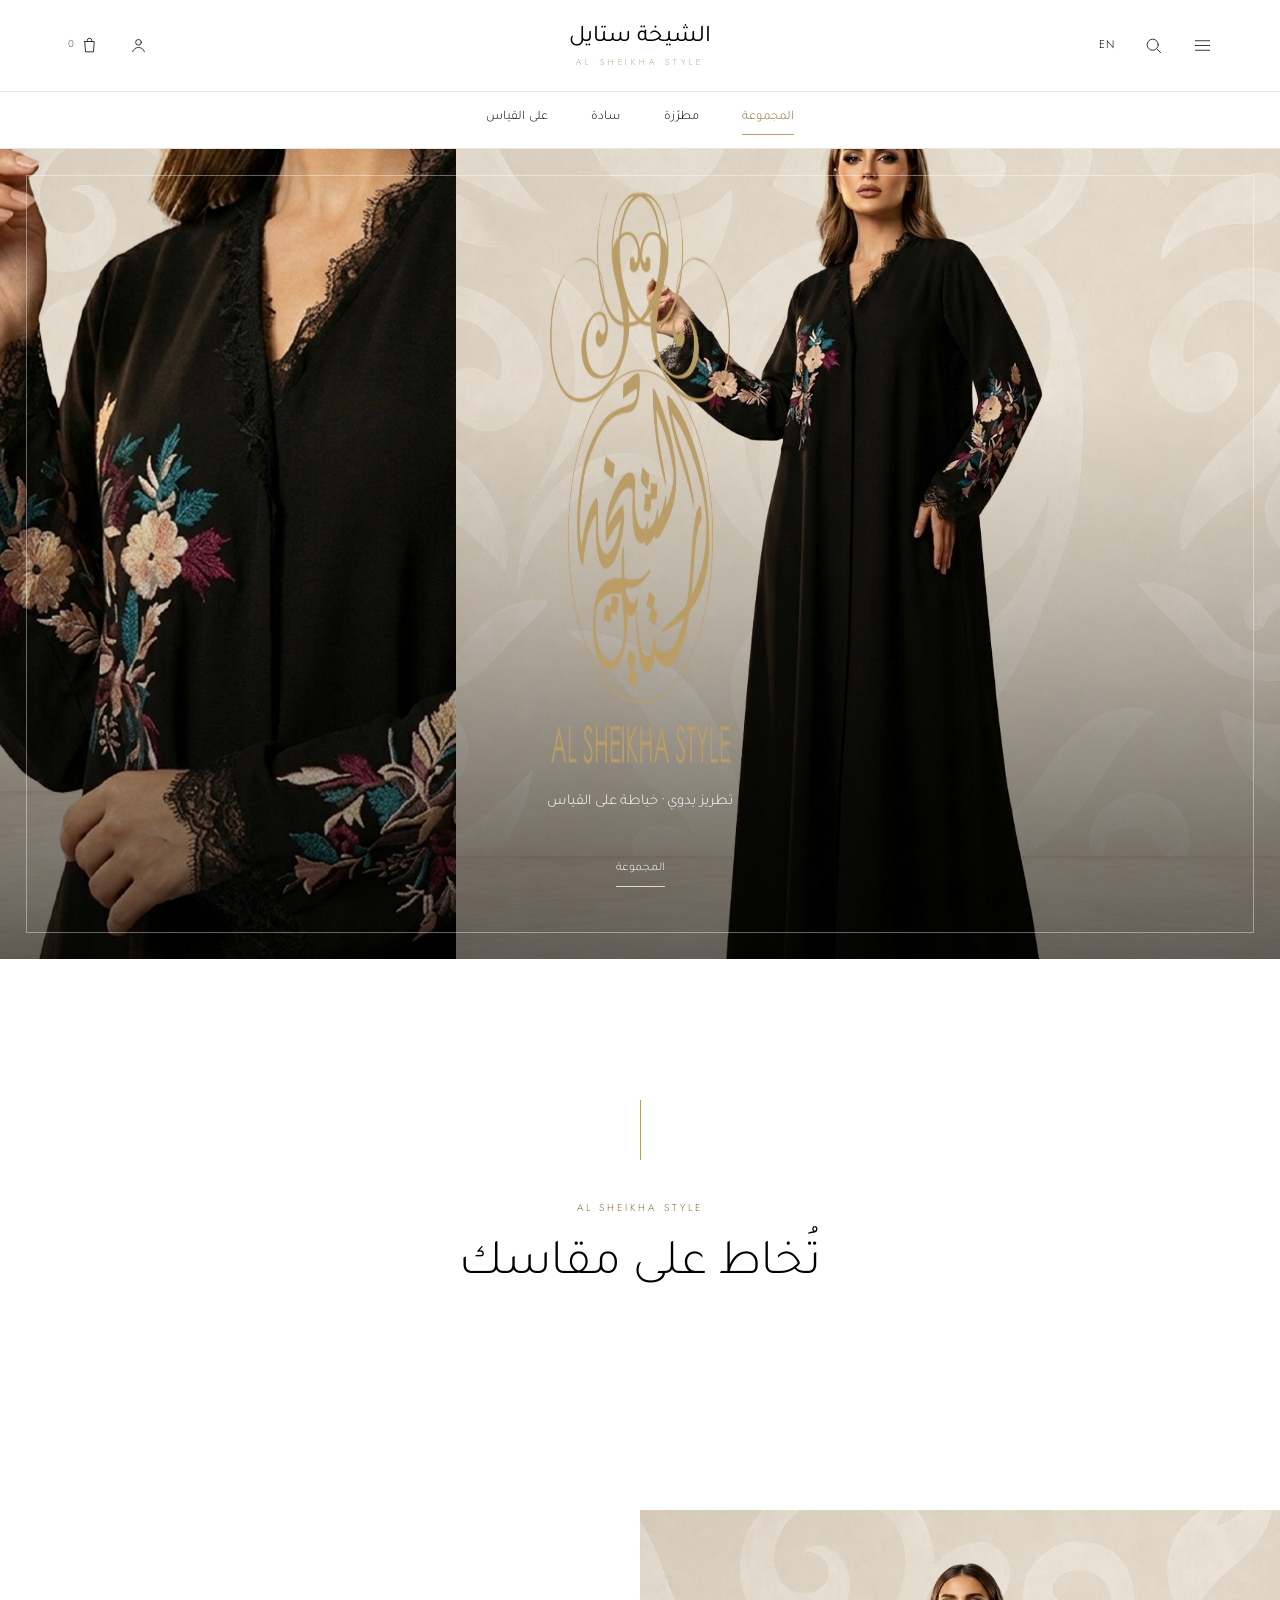
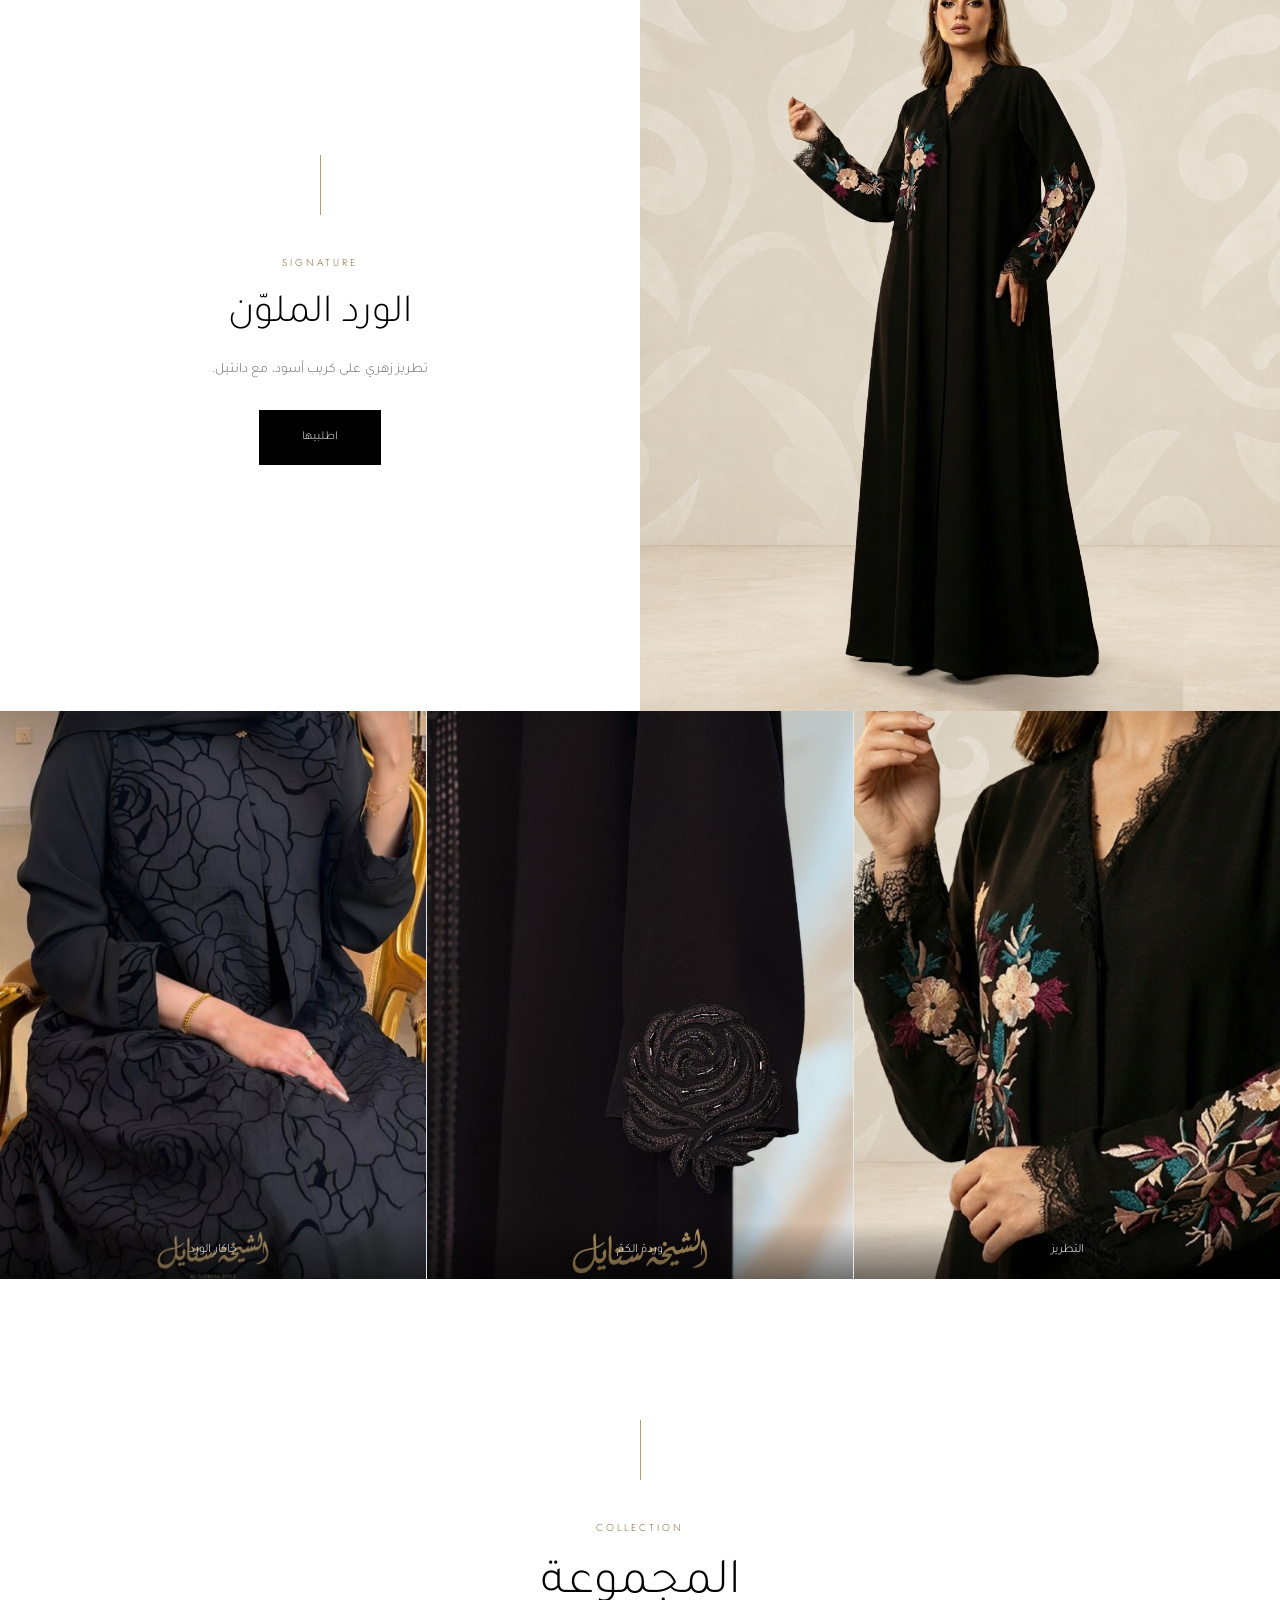
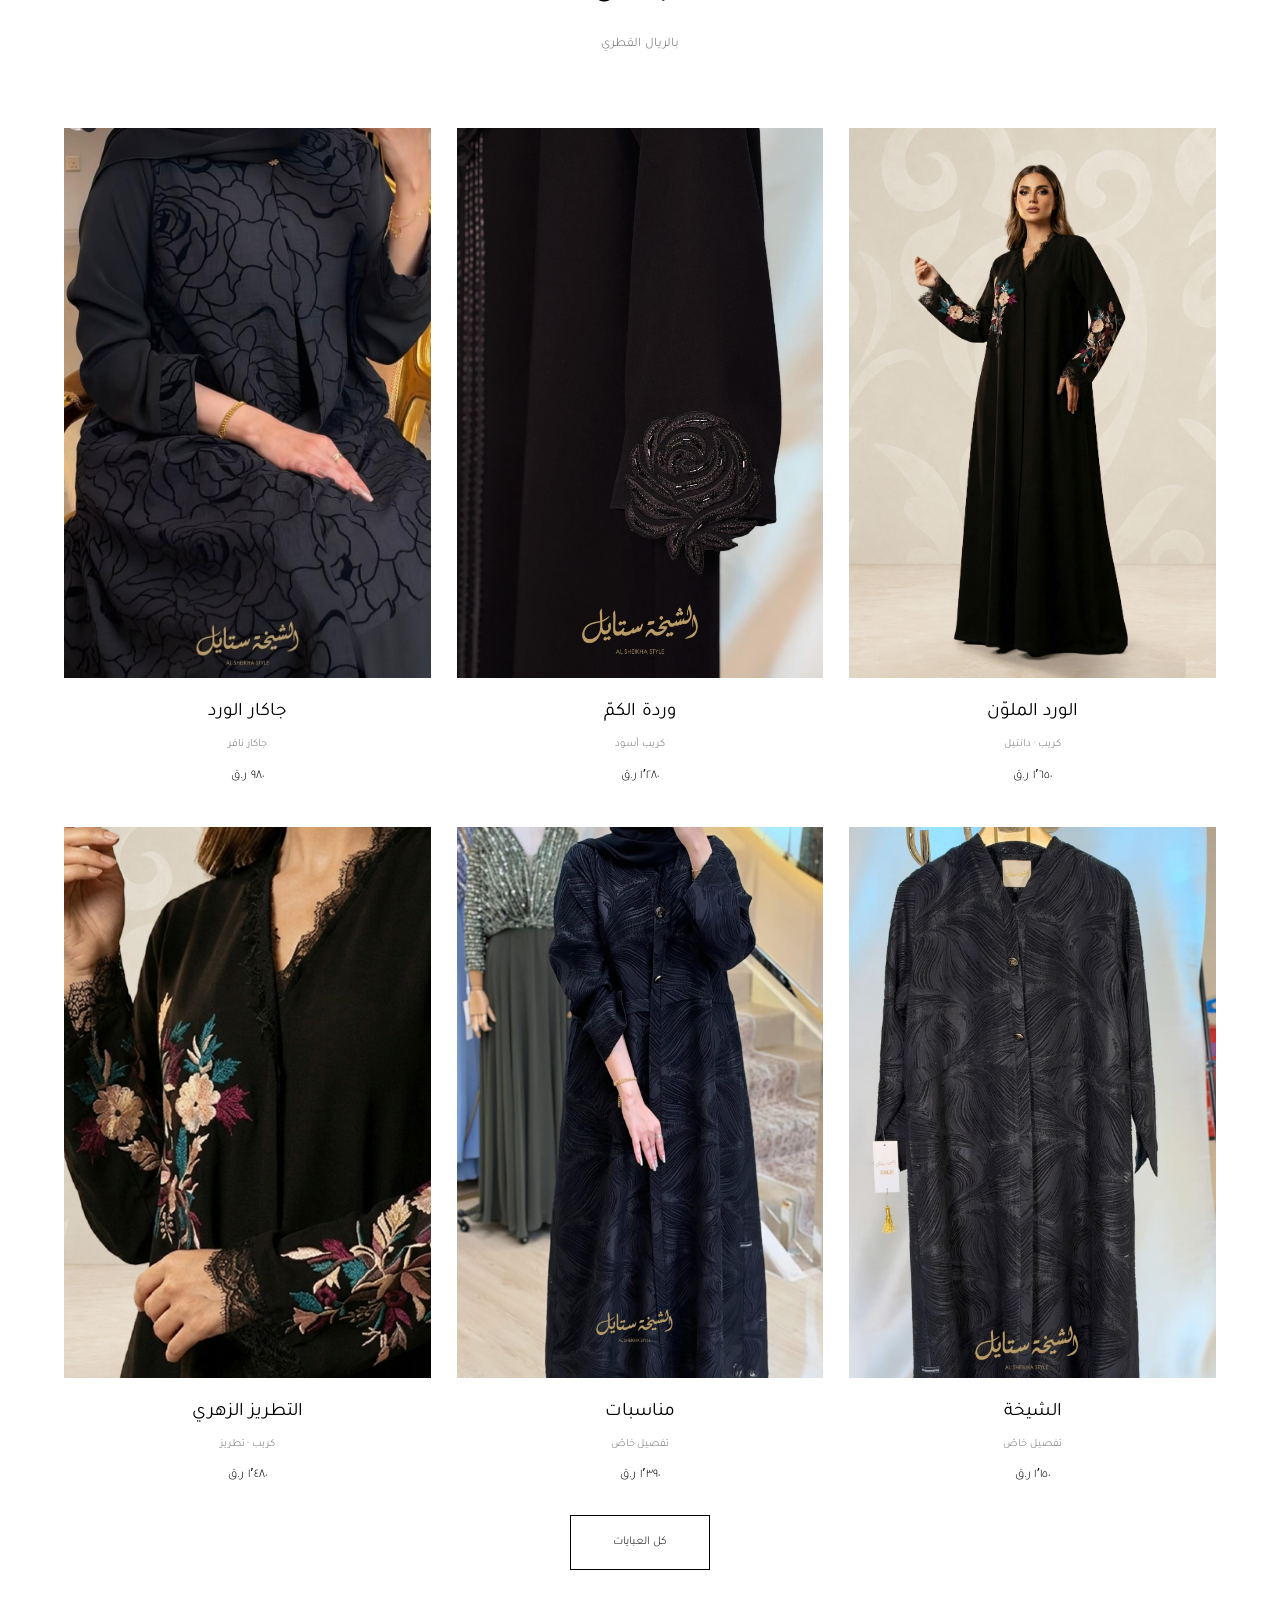
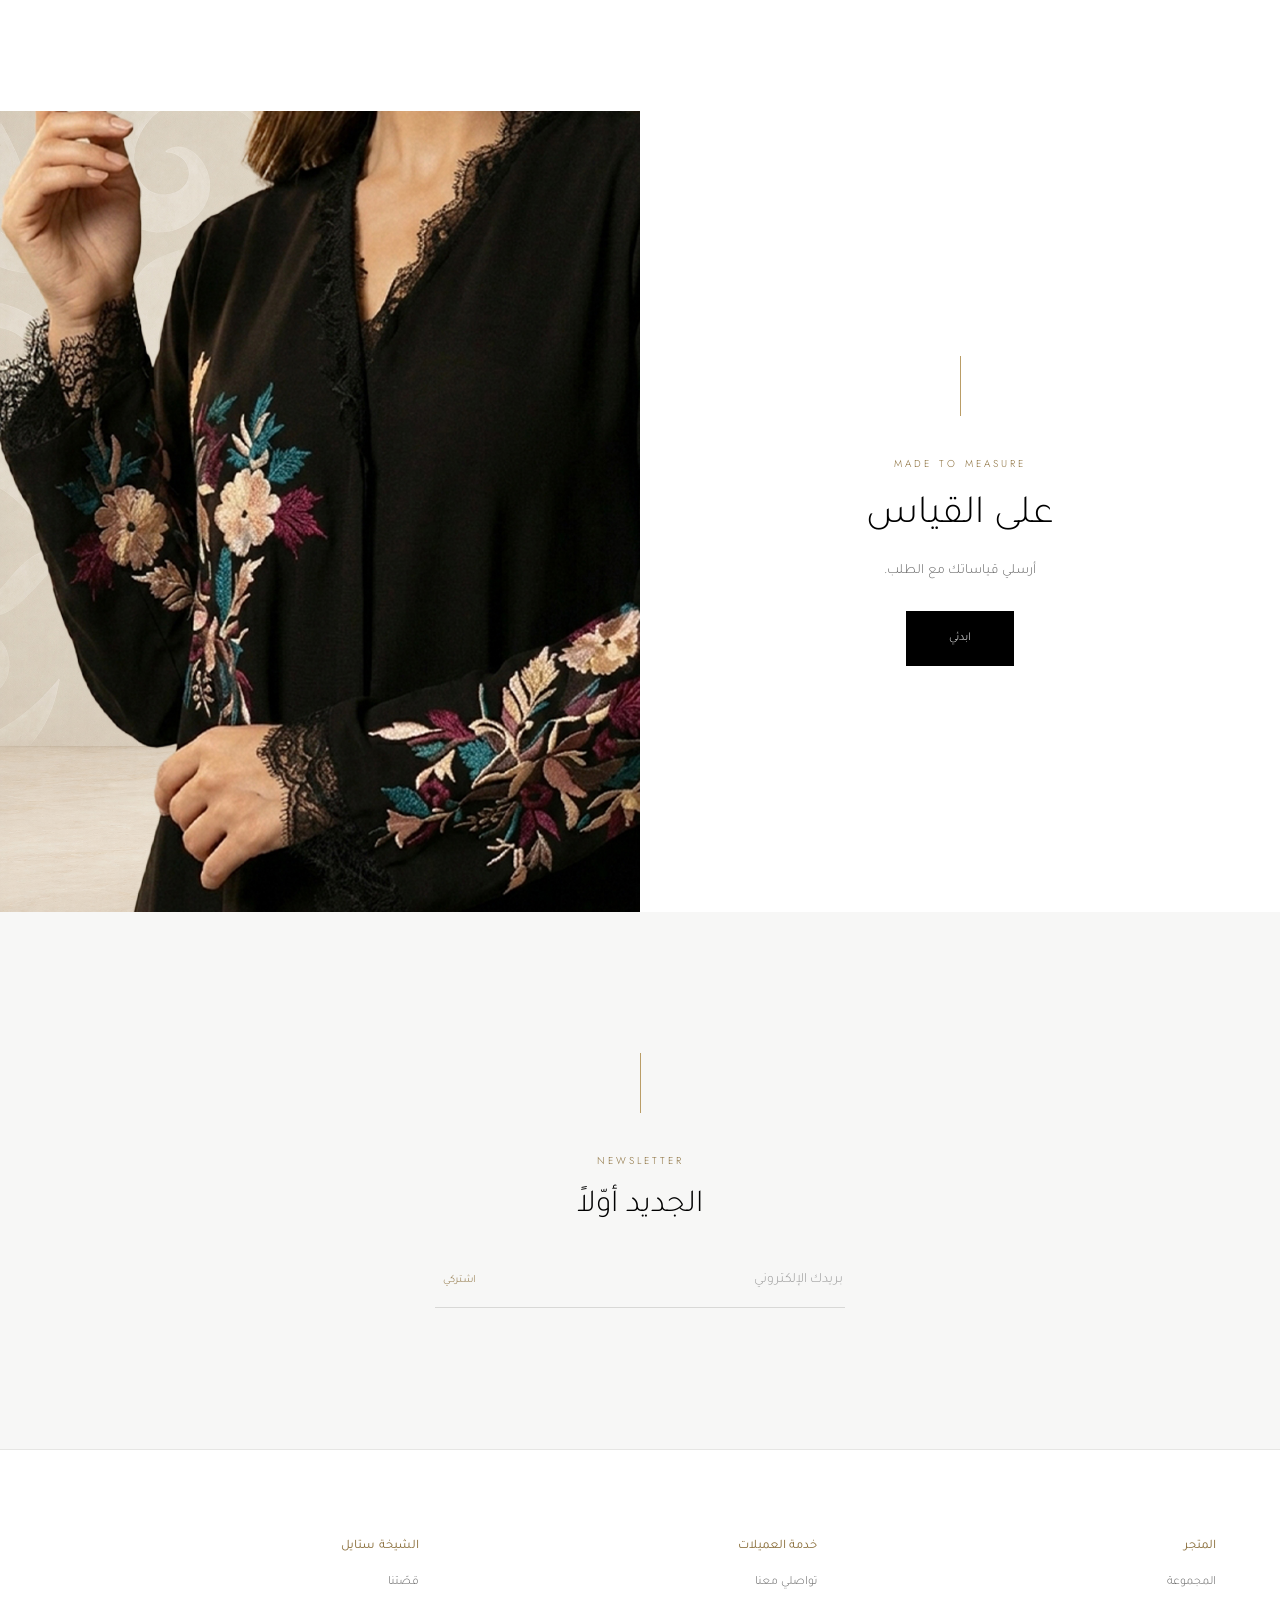
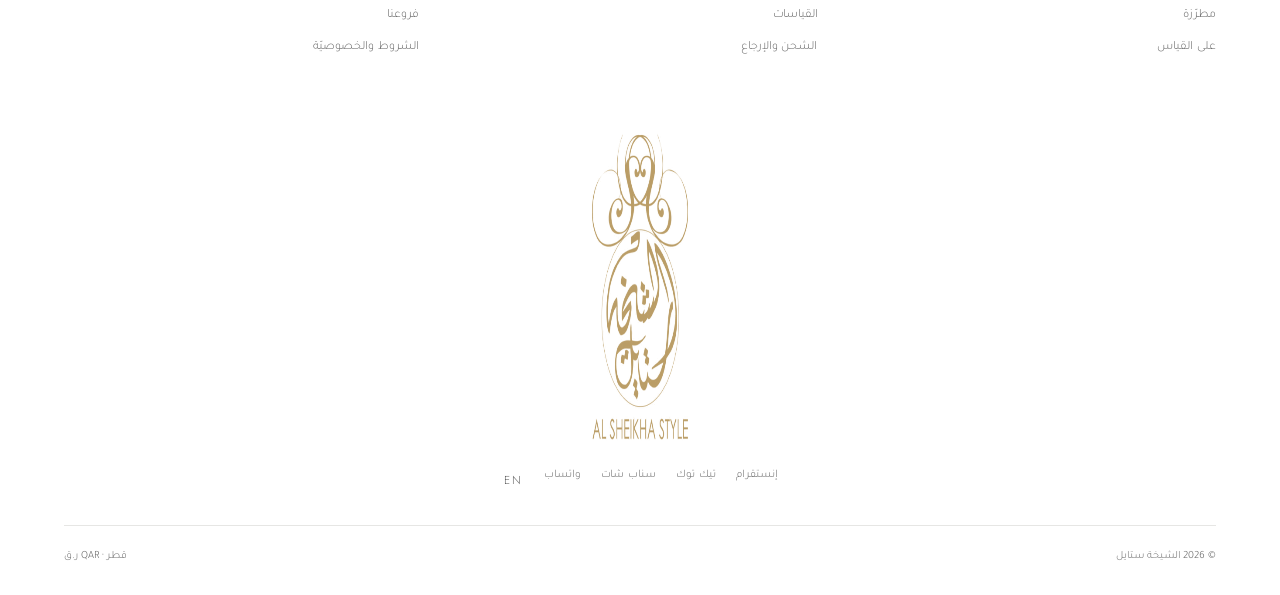
<file: index.html>
<!doctype html>
<html lang="ar" dir="rtl" class="no-js">
<head>
<meta charset="utf-8">
<meta name="viewport" content="width=device-width, initial-scale=1">
<title>الشيخة ستايل — عبايات</title>
<meta name="description" content="الشيخة ستايل — عبايات بتطريز يدوي وخياطة على القياس. قطر.">
<link rel="alternate" hreflang="en" href="en.html">
<link rel="preconnect" href="https://fonts.googleapis.com">
<link rel="preconnect" href="https://fonts.gstatic.com" crossorigin>
<link href="https://fonts.googleapis.com/css2?family=Tajawal:wght@200;300;400;500&family=Jost:wght@200;300;400&display=swap" rel="stylesheet">
<link rel="stylesheet" href="assets/site.css?v=7">
</head>
<body>

<header class="hdr">
  <div class="hdr-in">
    <div class="hdr-s">
      <button class="ibtn" aria-label="القائمة"><svg class="ico" viewBox="0 0 24 24"><path d="M3 6h18M3 12h18M3 18h18"/></svg></button>
      <button class="ibtn" aria-label="البحث"><svg class="ico" viewBox="0 0 24 24"><circle cx="11" cy="11" r="7"/><path d="M16.5 16.5 21 21"/></svg></button>
      <a class="lang is-latin" href="en.html" hreflang="en">EN</a>
    </div>
    <a href="index.html" class="wm">
      <div class="a">الشيخة ستايل</div>
      <div class="b latin">AL SHEIKHA STYLE</div>
    </a>
    <div class="hdr-s e">
      <button class="ibtn" aria-label="حسابي"><svg class="ico" viewBox="0 0 24 24"><circle cx="12" cy="8" r="3.6"/><path d="M4.5 20c1.4-3.8 4.2-5.5 7.5-5.5s6.1 1.7 7.5 5.5"/></svg></button>
      <button class="ibtn" aria-label="سلّة المشتريات">
        <svg class="ico" viewBox="0 0 24 24"><path d="M6 7h12l-1 13H7L6 7Z"/><path d="M9.2 7V5.6a2.8 2.8 0 0 1 5.6 0V7"/></svg>
        <span class="cn num">0</span>
      </button>
    </div>
  </div>
</header>

<nav class="nav">
  <div class="nav-in">
    <a href="#collection" class="on">المجموعة</a>
    <a href="#collection">مطرّزة</a>
    <a href="#collection">سادة</a>
    <a href="#custom">على القياس</a>
  </div>
</nav>

<section class="hero">
  <div class="hero-pane still"><img src="brand/photos/studio-full-1.jpg" alt="عباية الورد الملوّن — تصوير استوديو"></div>
  <div class="hero-pane">
    <video autoplay muted loop playsinline preload="metadata"
           poster="brand/photos/studio-detail-1.jpg" aria-label="عبايات الشيخة ستايل">
      <source src="brand/video/hero.mp4" type="video/mp4">
    </video>
  </div>
  <div class="hero-frame"></div>
  <div class="hero-in">
    <img class="hero-logo" src="brand/logo-gold-450.png" width="450" height="631" alt="الشيخة ستايل">
    <p class="hero-sub">تطريز يدوي · خياطة على القياس</p>
    <a href="#collection" class="hero-cta">المجموعة</a>
  </div>
</section>

<section class="sec">
  <div class="head" data-reveal>
    <div class="hair"></div>
    <div class="latin-label">Al Sheikha Style</div>
    <h2>تُخاط على مقاسك</h2>
  </div>
</section>

<section class="edi">
  <div class="edi-img">
    <img src="brand/photos/studio-full-1.jpg" alt="عباية الورد الملوّن" loading="lazy" decoding="async">
  </div>
  <div class="edi-t" data-reveal>
    <div class="hair"></div>
    <div class="latin-label">Signature</div>
    <h2>الورد الملوّن</h2>
    <p>تطريز زهري على كريب أسود، مع دانتيل.</p>
    <div><a href="#collection" class="btn">اطلبيها</a></div>
  </div>
</section>

<div class="trip">
  <a href="#collection"><img src="brand/photos/studio-detail-1.jpg" alt="التطريز" loading="lazy" decoding="async"><span>التطريز</span></a>
  <a href="#collection"><img src="brand/photos/detail-rose-sleeve.jpg" alt="وردة الكمّ" loading="lazy" decoding="async"><span>وردة الكمّ</span></a>
  <a href="#collection"><img src="brand/photos/shop-1.jpg" alt="جاكار الورد" loading="lazy" decoding="async"><span>جاكار الورد</span></a>
</div>

<section class="sec" id="collection">
  <div class="head" data-reveal>
    <div class="hair"></div>
    <div class="latin-label">Collection</div>
    <h2>المجموعة</h2>
    <p>بالريال القطري</p>
  </div>

  <div class="grid">
    <a href="#" class="card" data-reveal>
      <div class="ph"><img src="brand/photos/studio-full-1.jpg" alt="" loading="lazy" decoding="async"></div>
      <div class="card-b">
        <div class="card-n">الورد الملوّن</div>
        <div class="card-m">كريب · دانتيل</div>
        <div class="card-p num">١٬٦٥٠ ر.ق</div>
      </div>
    </a>
    <a href="#" class="card" data-reveal>
      <div class="ph"><img src="brand/photos/detail-rose-sleeve.jpg" alt="" loading="lazy" decoding="async"></div>
      <div class="card-b">
        <div class="card-n">وردة الكمّ</div>
        <div class="card-m">كريب أسود</div>
        <div class="card-p num">١٬٢٨٠ ر.ق</div>
      </div>
    </a>
    <a href="#" class="card" data-reveal>
      <div class="ph"><img src="brand/photos/shop-1.jpg" alt="" loading="lazy" decoding="async"></div>
      <div class="card-b">
        <div class="card-n">جاكار الورد</div>
        <div class="card-m">جاكار نافر</div>
        <div class="card-p num">٩٨٠ ر.ق</div>
      </div>
    </a>
    <a href="#" class="card" data-reveal>
      <div class="ph"><img src="brand/photos/shop-2.jpg" alt="" loading="lazy" decoding="async"></div>
      <div class="card-b">
        <div class="card-n">الشيخة</div>
        <div class="card-m">تفصيل خاصّ</div>
        <div class="card-p num">١٬١٥٠ ر.ق</div>
      </div>
    </a>
    <a href="#" class="card" data-reveal>
      <div class="ph"><img src="brand/photos/shop-3.jpg" alt="" loading="lazy" decoding="async"></div>
      <div class="card-b">
        <div class="card-n">مناسبات</div>
        <div class="card-m">تفصيل خاصّ</div>
        <div class="card-p num">١٬٣٩٠ ر.ق</div>
      </div>
    </a>
    <a href="#" class="card" data-reveal>
      <div class="ph"><img src="brand/photos/studio-detail-1.jpg" alt="" loading="lazy" decoding="async"></div>
      <div class="card-b">
        <div class="card-n">التطريز الزهري</div>
        <div class="card-m">كريب · تطريز</div>
        <div class="card-p num">١٬٤٨٠ ر.ق</div>
      </div>
    </a>
  </div>

  <div style="text-align:center"><a href="#" class="btn btn-o">كل العبايات</a></div>
</section>

<section class="edi rev" id="custom">
  <div class="edi-img">
    <img src="brand/photos/studio-detail-1.jpg" alt="خياطة على القياس" loading="lazy" decoding="async">
  </div>
  <div class="edi-t" data-reveal>
    <div class="hair"></div>
    <div class="latin-label">Made to measure</div>
    <h2>على القياس</h2>
    <p>أرسلي قياساتك مع الطلب.</p>
    <div><a href="#" class="btn">ابدئي</a></div>
  </div>
</section>

<section class="news">
  <div data-reveal>
    <div class="hair"></div>
    <div class="latin-label">Newsletter</div>
    <h2>الجديد أوّلاً</h2>
    <form onsubmit="event.preventDefault();alert('هذه معاينة — التسجيل يعمل بعد الربط بشوبيفاي');">
      <input type="email" placeholder="بريدك الإلكتروني" aria-label="بريدك الإلكتروني" required>
      <button type="submit">اشتركي</button>
    </form>
  </div>
</section>

<footer>
  <div class="fc">
    <div>
      <h4>المتجر</h4>
      <a href="#collection">المجموعة</a><a href="#collection">مطرّزة</a><a href="#custom">على القياس</a>
    </div>
    <div>
      <h4>خدمة العميلات</h4>
      <a href="#">تواصلي معنا</a><a href="#">القياسات</a><a href="#">الشحن والإرجاع</a>
    </div>
    <div>
      <h4>الشيخة ستايل</h4>
      <a href="#">قصّتنا</a><a href="#">فروعنا</a><a href="#">الشروط والخصوصيّة</a>
    </div>
  </div>

  <div class="flogo"><img src="brand/logo-gold-220.png" width="220" height="308" loading="lazy" decoding="async" alt="الشيخة ستايل"></div>

  <div class="fsoc">
    <a href="#">إنستقرام</a><a href="#">تيك توك</a><a href="#">سناب شات</a><a href="#">واتساب</a>
    <a class="lang is-latin" href="en.html" hreflang="en">EN</a>
  </div>

  <div class="fbar">
    <span>© <span class="num">2026</span> الشيخة ستايل</span>
    <span>قطر · <span class="num">QAR</span> ر.ق</span>
  </div>
</footer>

<script src="assets/site.js?v=7"></script>
</body>
</html>
</file>
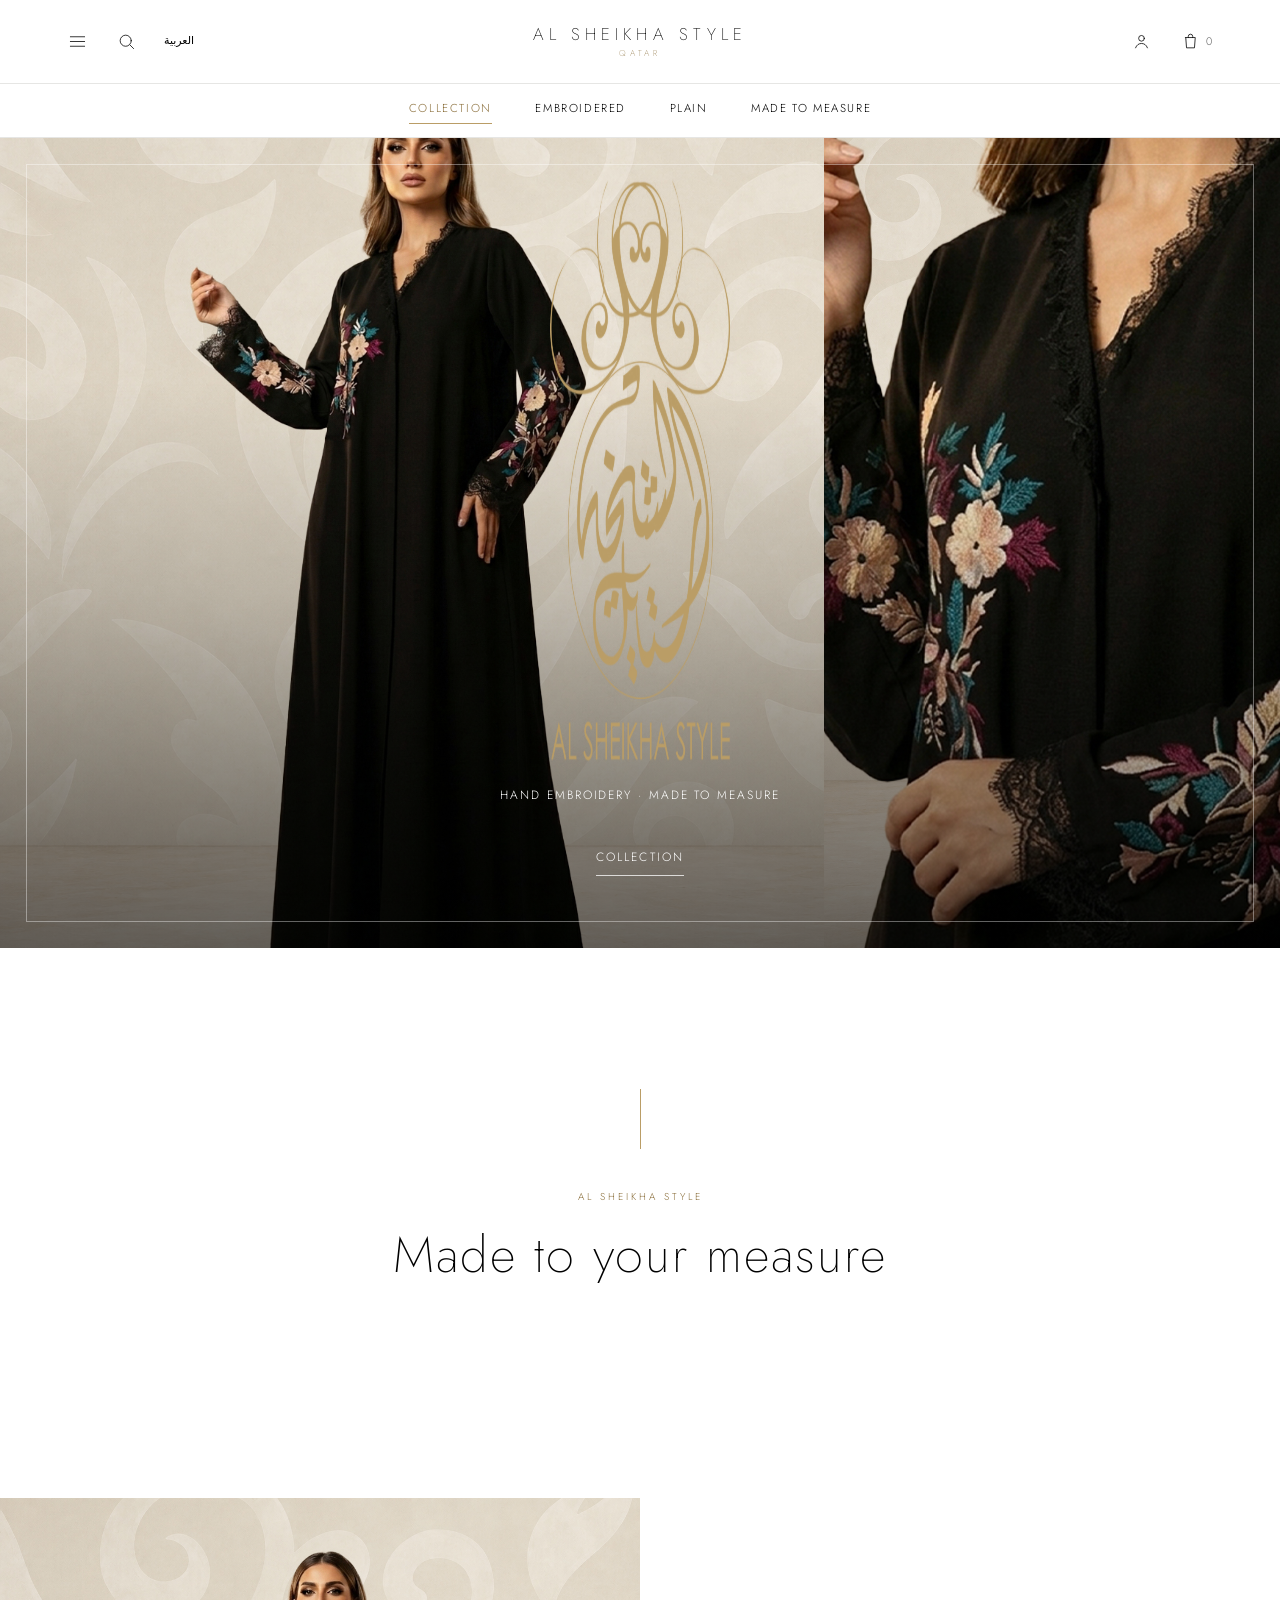
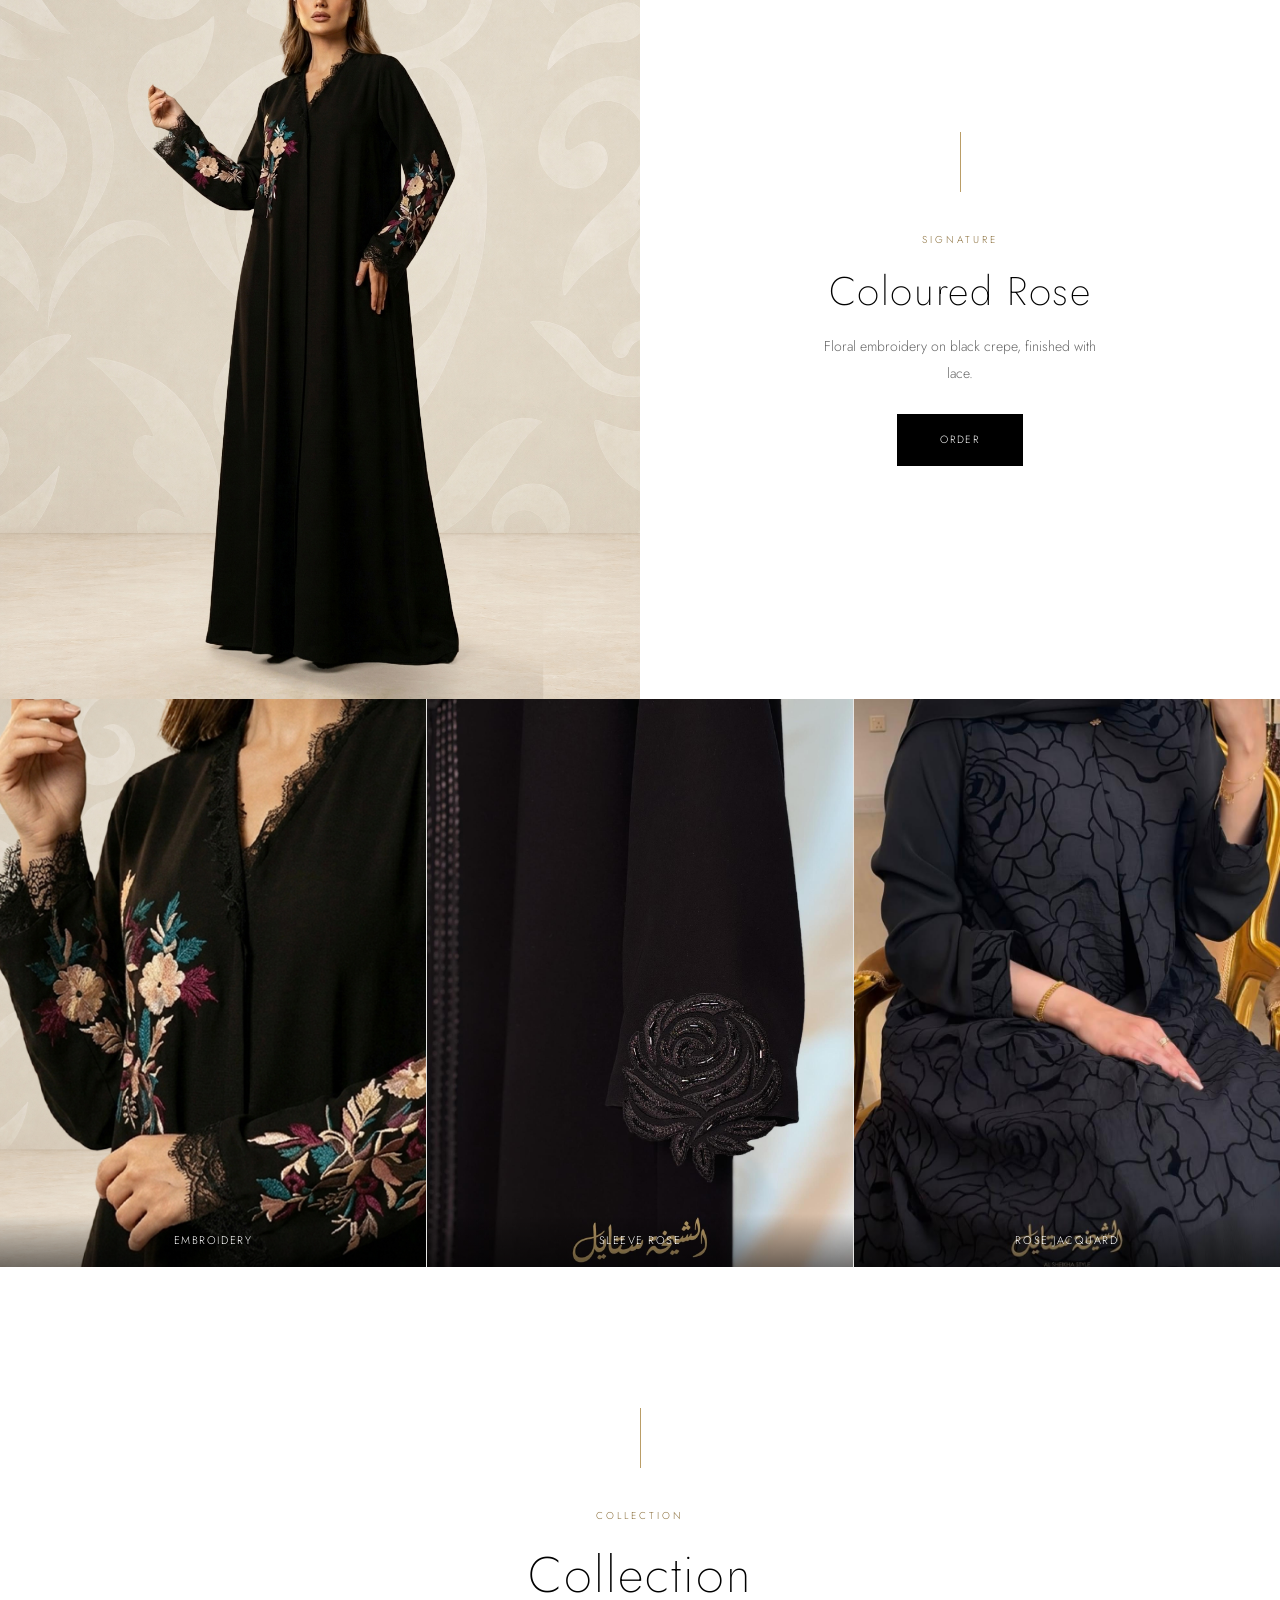
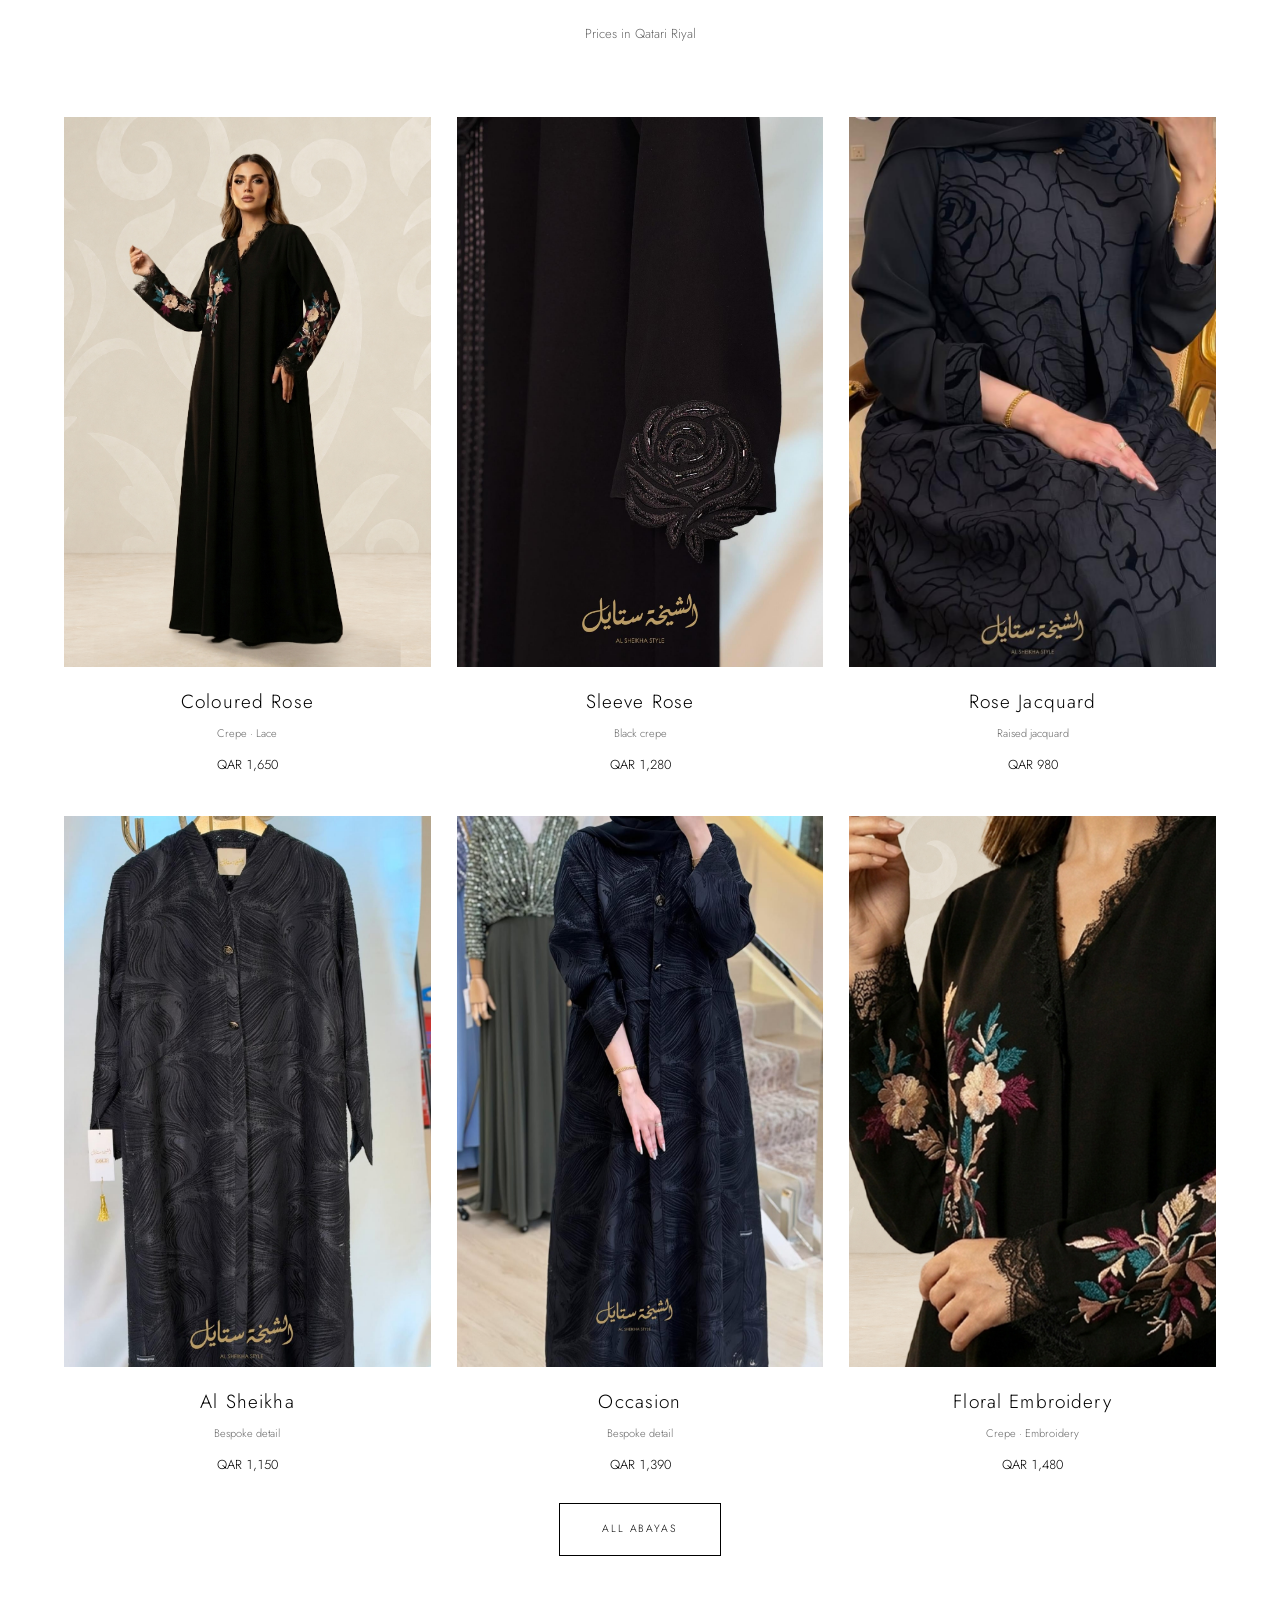
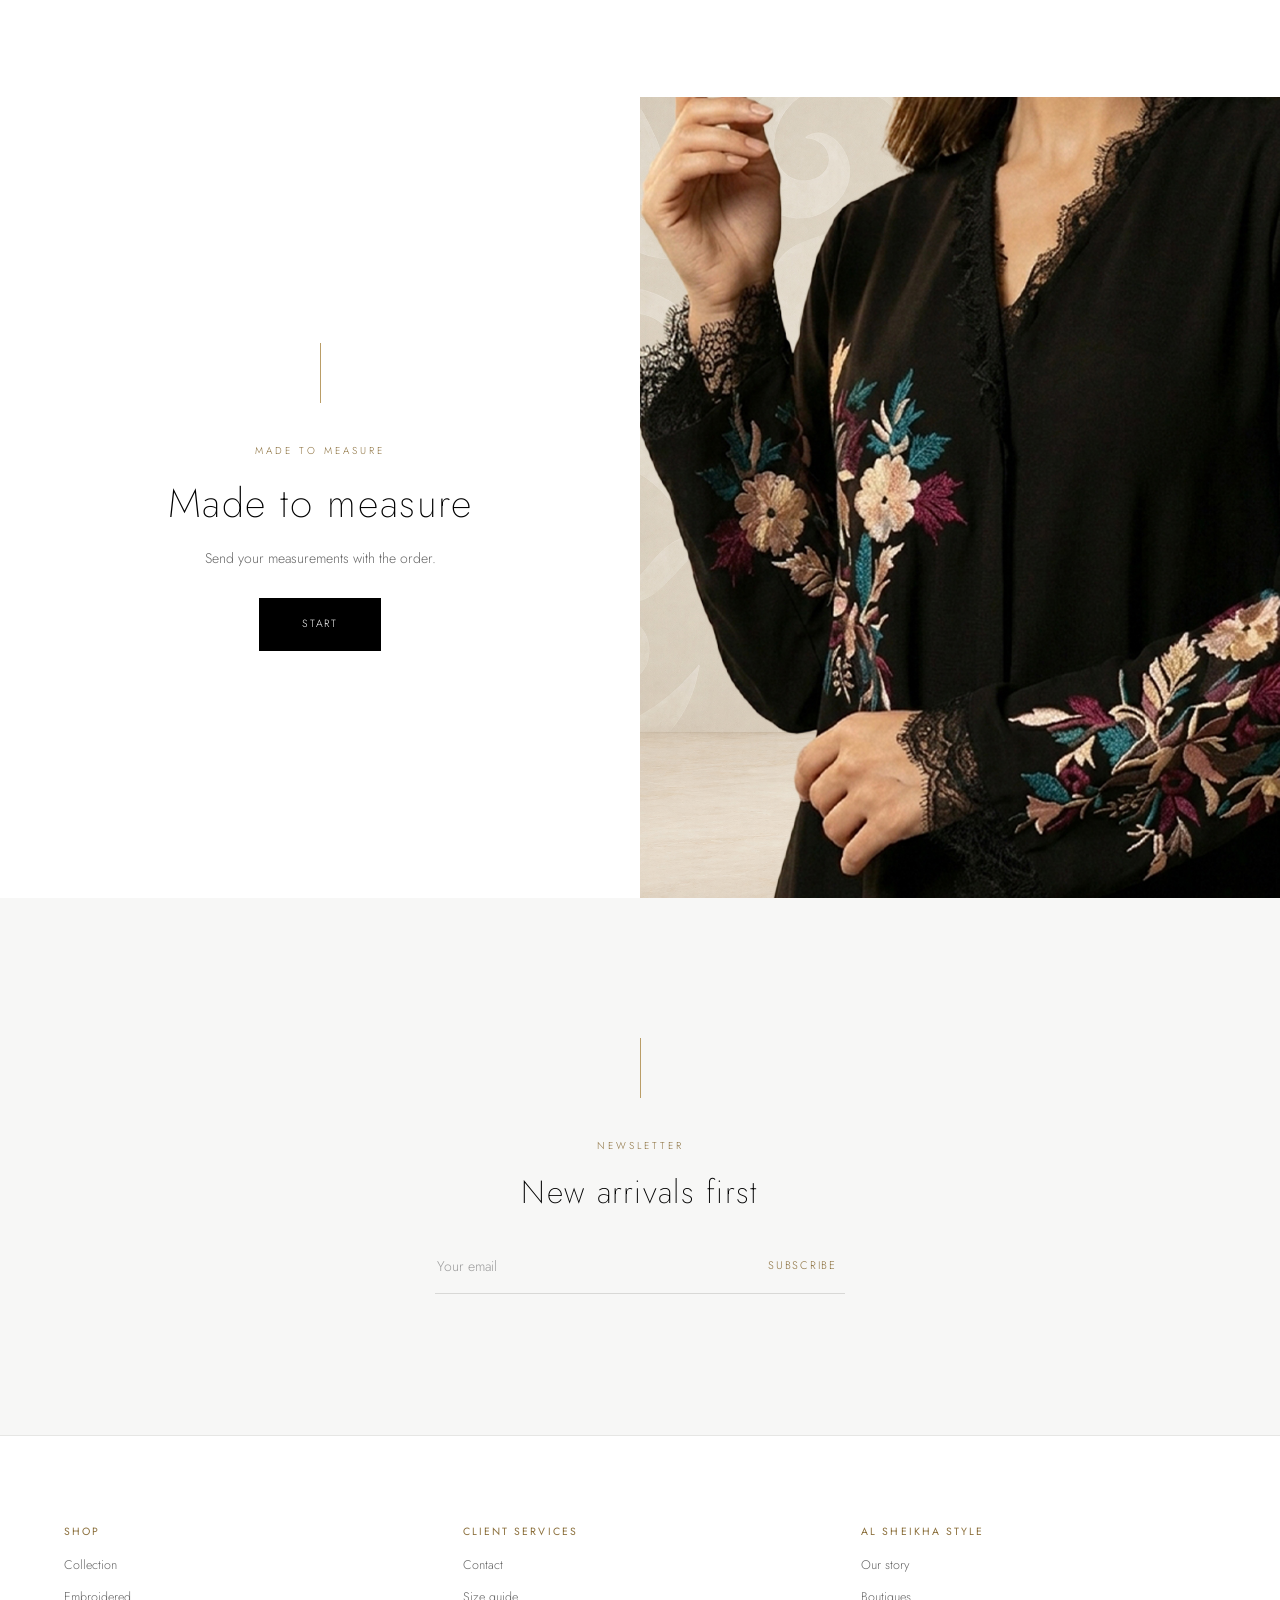
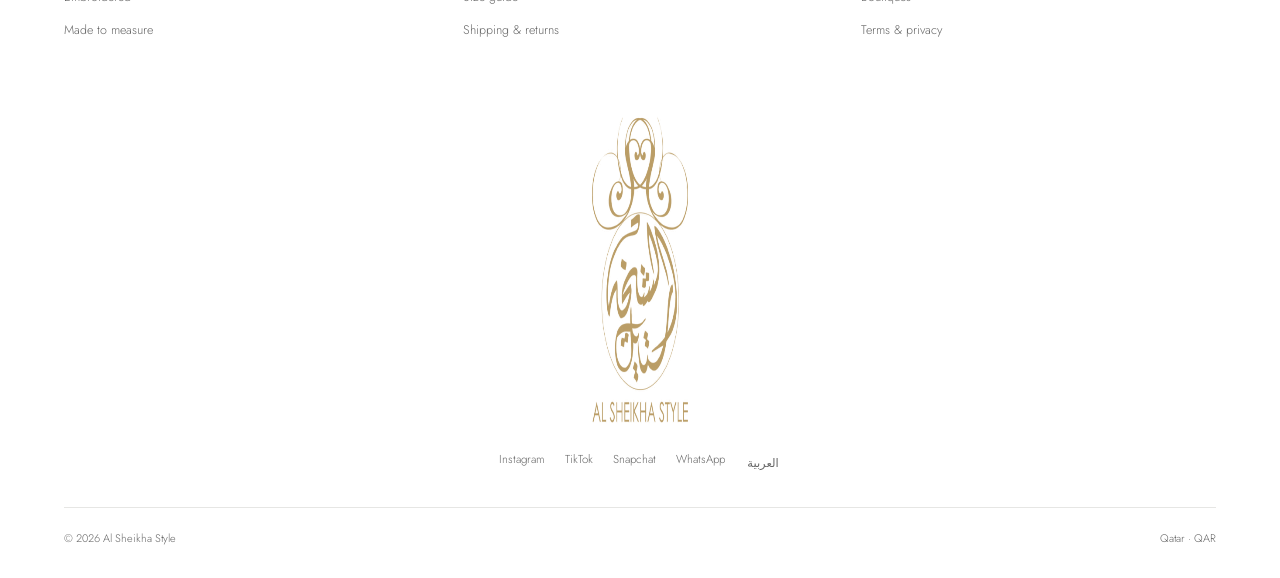
<file: en.html>
<!doctype html>
<html lang="en" dir="ltr" class="no-js">
<head>
<meta charset="utf-8">
<meta name="viewport" content="width=device-width, initial-scale=1">
<title>Al Sheikha Style — Abayas</title>
<meta name="description" content="Al Sheikha Style — hand-embroidered abayas, made to measure. Qatar.">
<link rel="alternate" hreflang="ar" href="index.html">
<link rel="preconnect" href="https://fonts.googleapis.com">
<link rel="preconnect" href="https://fonts.gstatic.com" crossorigin>
<link href="https://fonts.googleapis.com/css2?family=Tajawal:wght@200;300;400;500&family=Jost:wght@200;300;400&display=swap" rel="stylesheet">
<link rel="stylesheet" href="assets/site.css?v=7">
</head>
<body>

<header class="hdr">
  <div class="hdr-in">
    <div class="hdr-s">
      <button class="ibtn" aria-label="Menu"><svg class="ico" viewBox="0 0 24 24"><path d="M3 6h18M3 12h18M3 18h18"/></svg></button>
      <button class="ibtn" aria-label="Search"><svg class="ico" viewBox="0 0 24 24"><circle cx="11" cy="11" r="7"/><path d="M16.5 16.5 21 21"/></svg></button>
      <a class="lang" href="index.html" hreflang="ar">العربية</a>
    </div>
    <a href="en.html" class="wm">
      <div class="a">Al Sheikha Style</div>
      <div class="b latin">Qatar</div>
    </a>
    <div class="hdr-s e">
      <button class="ibtn" aria-label="Account"><svg class="ico" viewBox="0 0 24 24"><circle cx="12" cy="8" r="3.6"/><path d="M4.5 20c1.4-3.8 4.2-5.5 7.5-5.5s6.1 1.7 7.5 5.5"/></svg></button>
      <button class="ibtn" aria-label="Cart">
        <svg class="ico" viewBox="0 0 24 24"><path d="M6 7h12l-1 13H7L6 7Z"/><path d="M9.2 7V5.6a2.8 2.8 0 0 1 5.6 0V7"/></svg>
        <span class="cn num">0</span>
      </button>
    </div>
  </div>
</header>

<nav class="nav">
  <div class="nav-in">
    <a href="#collection" class="on">Collection</a>
    <a href="#collection">Embroidered</a>
    <a href="#collection">Plain</a>
    <a href="#custom">Made to measure</a>
  </div>
</nav>

<section class="hero">
  <div class="hero-pane still"><img src="brand/photos/studio-full-1.jpg" alt="Coloured rose abaya — studio"></div>
  <div class="hero-pane">
    <video autoplay muted loop playsinline preload="metadata"
           poster="brand/photos/studio-detail-1.jpg" aria-label="Al Sheikha Style abayas">
      <source src="brand/video/hero.mp4" type="video/mp4">
    </video>
  </div>
  <div class="hero-frame"></div>
  <div class="hero-in">
    <img class="hero-logo" src="brand/logo-gold-450.png" width="450" height="631" alt="Al Sheikha Style">
    <p class="hero-sub">Hand embroidery · Made to measure</p>
    <a href="#collection" class="hero-cta">Collection</a>
  </div>
</section>

<section class="sec">
  <div class="head" data-reveal>
    <div class="hair"></div>
    <div class="latin-label">Al Sheikha Style</div>
    <h2>Made to your measure</h2>
  </div>
</section>

<section class="edi">
  <div class="edi-img">
    <img src="brand/photos/studio-full-1.jpg" alt="Coloured rose abaya" loading="lazy" decoding="async">
  </div>
  <div class="edi-t" data-reveal>
    <div class="hair"></div>
    <div class="latin-label">Signature</div>
    <h2>Coloured Rose</h2>
    <p>Floral embroidery on black crepe, finished with lace.</p>
    <div><a href="#collection" class="btn">Order</a></div>
  </div>
</section>

<div class="trip">
  <a href="#collection"><img src="brand/photos/studio-detail-1.jpg" alt="Embroidery" loading="lazy" decoding="async"><span>Embroidery</span></a>
  <a href="#collection"><img src="brand/photos/detail-rose-sleeve.jpg" alt="Sleeve rose" loading="lazy" decoding="async"><span>Sleeve Rose</span></a>
  <a href="#collection"><img src="brand/photos/shop-1.jpg" alt="Rose jacquard" loading="lazy" decoding="async"><span>Rose Jacquard</span></a>
</div>

<section class="sec" id="collection">
  <div class="head" data-reveal>
    <div class="hair"></div>
    <div class="latin-label">Collection</div>
    <h2>Collection</h2>
    <p>Prices in Qatari Riyal</p>
  </div>

  <div class="grid">
    <a href="#" class="card" data-reveal>
      <div class="ph"><img src="brand/photos/studio-full-1.jpg" alt="" loading="lazy" decoding="async"></div>
      <div class="card-b">
        <div class="card-n">Coloured Rose</div>
        <div class="card-m">Crepe · Lace</div>
        <div class="card-p num">QAR 1,650</div>
      </div>
    </a>
    <a href="#" class="card" data-reveal>
      <div class="ph"><img src="brand/photos/detail-rose-sleeve.jpg" alt="" loading="lazy" decoding="async"></div>
      <div class="card-b">
        <div class="card-n">Sleeve Rose</div>
        <div class="card-m">Black crepe</div>
        <div class="card-p num">QAR 1,280</div>
      </div>
    </a>
    <a href="#" class="card" data-reveal>
      <div class="ph"><img src="brand/photos/shop-1.jpg" alt="" loading="lazy" decoding="async"></div>
      <div class="card-b">
        <div class="card-n">Rose Jacquard</div>
        <div class="card-m">Raised jacquard</div>
        <div class="card-p num">QAR 980</div>
      </div>
    </a>
    <a href="#" class="card" data-reveal>
      <div class="ph"><img src="brand/photos/shop-2.jpg" alt="" loading="lazy" decoding="async"></div>
      <div class="card-b">
        <div class="card-n">Al Sheikha</div>
        <div class="card-m">Bespoke detail</div>
        <div class="card-p num">QAR 1,150</div>
      </div>
    </a>
    <a href="#" class="card" data-reveal>
      <div class="ph"><img src="brand/photos/shop-3.jpg" alt="" loading="lazy" decoding="async"></div>
      <div class="card-b">
        <div class="card-n">Occasion</div>
        <div class="card-m">Bespoke detail</div>
        <div class="card-p num">QAR 1,390</div>
      </div>
    </a>
    <a href="#" class="card" data-reveal>
      <div class="ph"><img src="brand/photos/studio-detail-1.jpg" alt="" loading="lazy" decoding="async"></div>
      <div class="card-b">
        <div class="card-n">Floral Embroidery</div>
        <div class="card-m">Crepe · Embroidery</div>
        <div class="card-p num">QAR 1,480</div>
      </div>
    </a>
  </div>

  <div style="text-align:center"><a href="#" class="btn btn-o">All abayas</a></div>
</section>

<section class="edi rev" id="custom">
  <div class="edi-img">
    <img src="brand/photos/studio-detail-1.jpg" alt="Made to measure" loading="lazy" decoding="async">
  </div>
  <div class="edi-t" data-reveal>
    <div class="hair"></div>
    <div class="latin-label">Made to measure</div>
    <h2>Made to measure</h2>
    <p>Send your measurements with the order.</p>
    <div><a href="#" class="btn">Start</a></div>
  </div>
</section>

<section class="news">
  <div data-reveal>
    <div class="hair"></div>
    <div class="latin-label">Newsletter</div>
    <h2>New arrivals first</h2>
    <form onsubmit="event.preventDefault();alert('This is a preview — sign-up works once connected to Shopify');">
      <input type="email" placeholder="Your email" aria-label="Your email" required>
      <button type="submit">Subscribe</button>
    </form>
  </div>
</section>

<footer>
  <div class="fc">
    <div>
      <h4>Shop</h4>
      <a href="#collection">Collection</a><a href="#collection">Embroidered</a><a href="#custom">Made to measure</a>
    </div>
    <div>
      <h4>Client Services</h4>
      <a href="#">Contact</a><a href="#">Size guide</a><a href="#">Shipping &amp; returns</a>
    </div>
    <div>
      <h4>Al Sheikha Style</h4>
      <a href="#">Our story</a><a href="#">Boutiques</a><a href="#">Terms &amp; privacy</a>
    </div>
  </div>

  <div class="flogo"><img src="brand/logo-gold-220.png" width="220" height="308" loading="lazy" decoding="async" alt="Al Sheikha Style"></div>

  <div class="fsoc">
    <a href="#">Instagram</a><a href="#">TikTok</a><a href="#">Snapchat</a><a href="#">WhatsApp</a>
    <a class="lang" href="index.html" hreflang="ar">العربية</a>
  </div>

  <div class="fbar">
    <span>© <span class="num">2026</span> Al Sheikha Style</span>
    <span>Qatar · <span class="num">QAR</span></span>
  </div>
</footer>

<script src="assets/site.js?v=7"></script>
</body>
</html>
</file>
<file: assets/site.css>
/* ============================================================
   الشيخة ستايل — تنسيق مشترك للصفحتين العربيّة والإنجليزيّة
   أبيض · أسود · ذهبي للمسات.  بلا كريمي ولا بيج.
   الخطّ: تجوال (رسمي هندسي) للعربيّة، Jost للاتينيّة.
   ============================================================ */
:root{
  --bg:#FFFFFF;
  --surface:#F7F7F6;
  --ink:#000000;
  --muted:#666666;
  --gold:#BA9D66;
  --gold-text:#8A6E3A;
  --hair:#E6E6E4;
  --pad:clamp(18px,5vw,96px);
  --sec:clamp(60px,11vw,168px);
  --font-head:'Tajawal',system-ui,sans-serif;
  --font-body:'Tajawal',system-ui,sans-serif;
  --head-weight:300;
}
/* الصفحة الإنجليزيّة: خطّ لاتيني واحد للعناوين والنصّ */
html[lang="en"]{
  --font-head:'Jost',system-ui,sans-serif;
  --font-body:'Jost',system-ui,sans-serif;
  --head-weight:200;
}

*{box-sizing:border-box}
html{-webkit-text-size-adjust:100%;scroll-behavior:smooth}
body{
  margin:0;background:var(--bg);color:var(--ink);
  font-family:var(--font-body);font-weight:300;
  font-size:16px;line-height:1.95;
}
html[lang="ar"] body{word-spacing:.04em}
img,video,svg{display:block;max-width:100%}
a{color:inherit;text-decoration:none}
button{font:inherit;cursor:pointer;border:0;background:none;color:inherit}
h1,h2,h3,h4{font-family:var(--font-head);font-weight:var(--head-weight);line-height:1.3;margin:0}
/* العناوين الإنجليزيّة بتباعد حروف — جائز في اللاتينيّة لا في العربيّة */
html[lang="en"] h1,html[lang="en"] h2,html[lang="en"] h3{letter-spacing:.04em}

/* ⚠️ letter-spacing للاتيني فقط — يقطع اتّصال حروف العربيّة */
.latin{font-family:'Jost',sans-serif;font-weight:200;letter-spacing:.45em;text-transform:uppercase}
.latin-label{font-family:'Jost',sans-serif;font-weight:300;letter-spacing:.3em;
  text-transform:uppercase;font-size:10px;color:var(--gold-text)}
.num{font-variant-numeric:tabular-nums;font-feature-settings:"tnum" 1}

.js [data-reveal]{opacity:0;transform:translateY(24px)}
.js [data-reveal].in{opacity:1;transform:none;
  transition:opacity 1.1s ease,transform 1.1s cubic-bezier(.2,.7,.3,1)}
@media (prefers-reduced-motion:reduce){
  .js [data-reveal]{opacity:1!important;transform:none!important}
  *{transition:none!important;animation:none!important}
}

/* ---------- الشريط العلوي ---------- */
.hdr{position:sticky;top:0;z-index:60;background:rgba(255,255,255,.95);
  backdrop-filter:blur(10px);border-bottom:1px solid var(--hair)}
.hdr-in{display:grid;grid-template-columns:1fr auto 1fr;align-items:center;gap:10px;
  padding:clamp(14px,2.4vw,24px) var(--pad)}
.hdr-s{display:flex;align-items:center;gap:clamp(12px,1.8vw,22px)}
.hdr-s.e{justify-content:flex-end}
.ico{width:19px;height:19px;stroke:var(--ink);stroke-width:1;fill:none;stroke-linecap:round}
.ibtn{display:flex;align-items:center;gap:6px;padding:4px}
.ibtn:hover .ico{stroke:var(--gold-text)}
.cn{font-size:11px;color:var(--muted)}
.lang{font-weight:300;font-size:11px;padding:4px 2px;
  border-bottom:1px solid transparent;transition:border-color .5s,color .5s}
/* التباعد يُطبَّق على نصّ لاتيني فقط: رابط «العربية» في الصفحة الإنجليزيّة
   نصّه عربي، والتباعد يقطع حروفه */
.lang.is-latin{font-family:'Jost',sans-serif;letter-spacing:.14em}
.lang:hover{border-color:var(--gold);color:var(--gold-text)}
/* الشعار نسبته 0.71 (طويل) فلا يصلح لشريط علوي ⇒ الاسم مكتوب هنا */
.wm{text-align:center;line-height:1.2}
.wm .a{font-family:var(--font-head);font-weight:400;font-size:clamp(17px,4vw,24px)}
html[lang="en"] .wm .a{font-family:'Jost',sans-serif;font-weight:200;
  letter-spacing:.3em;text-transform:uppercase;font-size:clamp(13px,2.6vw,17px)}
.wm .b{font-size:clamp(6px,1.5vw,8.5px);color:var(--gold-text);margin-top:4px}

/* ---------- القائمة ---------- */
.nav{border-bottom:1px solid var(--hair)}
.nav-in{display:flex;gap:clamp(18px,3.4vw,44px);justify-content:center;padding:13px var(--pad);
  overflow-x:auto;scrollbar-width:none}
.nav-in::-webkit-scrollbar{display:none}
.nav a{font-size:13px;white-space:nowrap;padding-bottom:4px;
  border-bottom:1px solid transparent;transition:border-color .6s,color .6s}
html[lang="en"] .nav a{letter-spacing:.14em;text-transform:uppercase;font-size:11.5px}
.nav a:hover,.nav a.on{border-color:var(--gold);color:var(--gold-text)}

/* ---------- البطل ----------
   الفيديو المتاح طوليّ 576×896 و2.5 ثانية. فمدّه على الشاشة كلها يُظهره
   ضبابياً على الكمبيوتر. الحلّ: نصفان — صورة الاستوديو ونصفٌ للفيديو،
   فلا يُمدّ أيّ منهما أكثر من ١٫٧ ضعف. وعلى الجوّال يملأ الفيديو الشاشة
   لأن عرضها قريب من عرضه الأصلي. */
.hero{--hero-h:clamp(460px,90vh,900px);
  position:relative;height:var(--hero-h);overflow:hidden;background:#0C0C0C;
  display:grid;grid-template-columns:1fr}
.hero-pane{position:relative;overflow:hidden}
.hero-pane>video,.hero-pane>img{width:100%;height:100%;object-fit:cover}
.hero-pane.still{display:none}            /* تظهر على الشاشات الواسعة فقط */
.hero::after{content:"";position:absolute;inset:0;z-index:1;pointer-events:none;
  background:linear-gradient(to top,rgba(0,0,0,.58),rgba(0,0,0,.16) 44%,transparent 70%)}
.hero-frame{position:absolute;inset:clamp(12px,2.2vw,26px);z-index:3;pointer-events:none;
  border:1px solid rgba(255,255,255,.38)}
.hero-in{position:absolute;inset:0;z-index:4;display:flex;flex-direction:column;
  align-items:center;justify-content:flex-end;text-align:center;
  padding:40px 22px clamp(34px,6vw,72px)}
.hero-logo{width:clamp(116px,14vw,190px)}
.hero-sub{color:#fff;font-size:clamp(12.5px,1.7vw,15px);margin-top:20px}
html[lang="en"] .hero-sub{letter-spacing:.16em;text-transform:uppercase;font-size:clamp(10px,1.4vw,12px)}
.hero-cta{display:inline-block;margin-top:26px;color:#fff;font-size:12px;
  padding-bottom:6px;border-bottom:1px solid rgba(255,255,255,.75);transition:border-color .6s}
html[lang="en"] .hero-cta{letter-spacing:.18em;text-transform:uppercase}
.hero-cta:hover{border-color:var(--gold)}

/* ---------- أقسام ---------- */
.sec{padding:var(--sec) var(--pad)}
.sec.sf{background:var(--surface)}
.head{text-align:center;max-width:56ch;margin:0 auto clamp(36px,5.5vw,76px)}
.head h2{font-size:clamp(25px,4.8vw,50px);margin-top:16px}
.head p{color:var(--muted);font-size:13px;margin:14px auto 0}
.hair{width:1px;height:clamp(30px,5vw,60px);background:var(--gold);margin:0 auto clamp(22px,3.4vw,38px)}

/* ---------- تحريري ---------- */
.edi{display:grid;grid-template-columns:1fr;align-items:center}
.edi-img{position:relative;overflow:hidden;background:var(--surface);aspect-ratio:4/5}
.edi-img img{width:100%;height:100%;object-fit:cover;transition:transform 1.8s cubic-bezier(.2,.7,.3,1)}
.edi:hover .edi-img img{transform:scale(1.03)}
.edi-t{padding:clamp(40px,7vw,104px) var(--pad);text-align:center}
.edi-t h2{font-size:clamp(22px,3.4vw,40px);margin-top:16px}
.edi-t p{color:var(--muted);font-size:14px;margin:16px auto 0;max-width:34ch}

/* زرّ أسود بنصّ أبيض — 21:1 */
.btn{display:inline-block;margin-top:26px;background:var(--ink);color:#fff;
  padding:15px 42px;font-size:12px;border:1px solid var(--ink);transition:background .5s,color .5s}
html[lang="en"] .btn{letter-spacing:.18em;text-transform:uppercase;font-size:10.5px}
.btn:hover{background:#fff;color:var(--ink)}
.btn-o{background:none;color:var(--ink)}
.btn-o:hover{background:var(--ink);color:#fff}

/* ---------- ثلاثيّة ---------- */
.trip{display:grid;grid-template-columns:repeat(3,1fr);gap:1px;background:var(--hair)}
.trip a{position:relative;overflow:hidden;aspect-ratio:3/4;background:var(--surface)}
.trip img{width:100%;height:100%;object-fit:cover;transition:transform 1.8s cubic-bezier(.2,.7,.3,1)}
.trip a:hover img{transform:scale(1.045)}
.trip span{position:absolute;inset-inline:0;bottom:0;padding:16px 12px;color:#fff;font-size:12.5px;
  text-align:center;background:linear-gradient(to top,rgba(0,0,0,.5),transparent)}
html[lang="en"] .trip span{letter-spacing:.14em;text-transform:uppercase;font-size:11px}

/* ---------- شبكة المنتجات ---------- */
.grid{display:grid;grid-template-columns:repeat(2,1fr);
  gap:clamp(20px,3vw,48px) clamp(13px,2vw,30px)}
.card .ph{position:relative;overflow:hidden;aspect-ratio:2/3;background:var(--surface)}
.card .ph img{width:100%;height:100%;object-fit:cover;transition:transform 1.8s cubic-bezier(.2,.7,.3,1)}
.card:hover .ph img{transform:scale(1.045)}
.card-b{padding:16px 2px 0;text-align:center}
.card-n{font-family:var(--font-head);font-weight:400;font-size:clamp(15px,1.8vw,19px)}
html[lang="en"] .card-n{font-weight:300;letter-spacing:.06em}
.card-m{font-size:11px;color:var(--muted);margin-top:3px}
.card-p{margin-top:8px;font-size:13px}

/* ---------- النشرة ---------- */
.news{padding:var(--sec) var(--pad);text-align:center;background:var(--surface)}
.news h2{font-size:clamp(19px,2.8vw,32px);margin-top:16px}
.news form{display:flex;max-width:410px;margin:26px auto 0;border-bottom:1px solid #D8D8D6}
.news input{flex:1;min-width:0;padding:13px 2px;border:0;background:none;font:inherit;
  font-size:14px;color:var(--ink)}
.news input:focus{outline:0}
.news input::placeholder{color:#9B9B9B}
.news button{padding:13px 8px;font-size:11px;color:var(--gold-text)}
html[lang="en"] .news button{letter-spacing:.16em;text-transform:uppercase}

/* ---------- الفوتر ---------- */
footer{background:var(--bg);border-top:1px solid var(--hair);
  padding:clamp(46px,7vw,96px) var(--pad) 28px}
.fc{display:grid;grid-template-columns:repeat(3,1fr);gap:clamp(22px,3.4vw,48px);
  max-width:1200px;margin:0 auto}
.fc h4{font-family:var(--font-head);font-weight:400;font-size:13px;color:var(--gold-text);margin:0 0 10px}
html[lang="en"] .fc h4{letter-spacing:.2em;text-transform:uppercase;font-size:10.5px}
.fc a{display:block;font-size:12.5px;color:var(--muted);padding:4px 0;transition:color .4s}
.fc a:hover{color:var(--ink)}
.flogo{text-align:center;margin:clamp(38px,5.5vw,70px) auto 0;max-width:1200px}
.flogo img{width:96px;margin:0 auto}
.fsoc{display:flex;flex-wrap:wrap;gap:20px;justify-content:center;margin-top:24px}
.fsoc a{font-size:11.5px;color:var(--muted)}
.fsoc a:hover{color:var(--gold-text)}
.fbar{border-top:1px solid var(--hair);margin:28px auto 0;padding-top:20px;display:flex;
  flex-wrap:wrap;gap:12px;justify-content:space-between;font-size:11px;color:var(--muted);
  max-width:1200px}

@media (min-width:760px){
  /* الشاشة الواسعة: صورة الاستوديو + لوح الفيديو.
     عرض لوح الفيديو = الارتفاع × 0.5625 (نسبة 9:16 بالضبط) فيُعرض
     **بلا اقتطاع إطلاقاً** وبلا تكبير. ولو مُلئت الشاشة كلها لاقتُطع 74%. */
  .hero{grid-template-columns:1fr min(46vw,calc(var(--hero-h) * 0.5625))}
  .hero-pane.still{display:block}
  .grid{grid-template-columns:repeat(3,1fr)}
  .edi{grid-template-columns:1fr 1fr}
  .edi-img{aspect-ratio:auto;height:100%;min-height:clamp(400px,54vw,720px)}
  .edi.rev .edi-img{order:2}
}
@media (max-width:759px){
  .trip{grid-template-columns:1fr}
  .trip a{aspect-ratio:4/5}
  .fc{grid-template-columns:repeat(2,1fr)}
}
</file>
